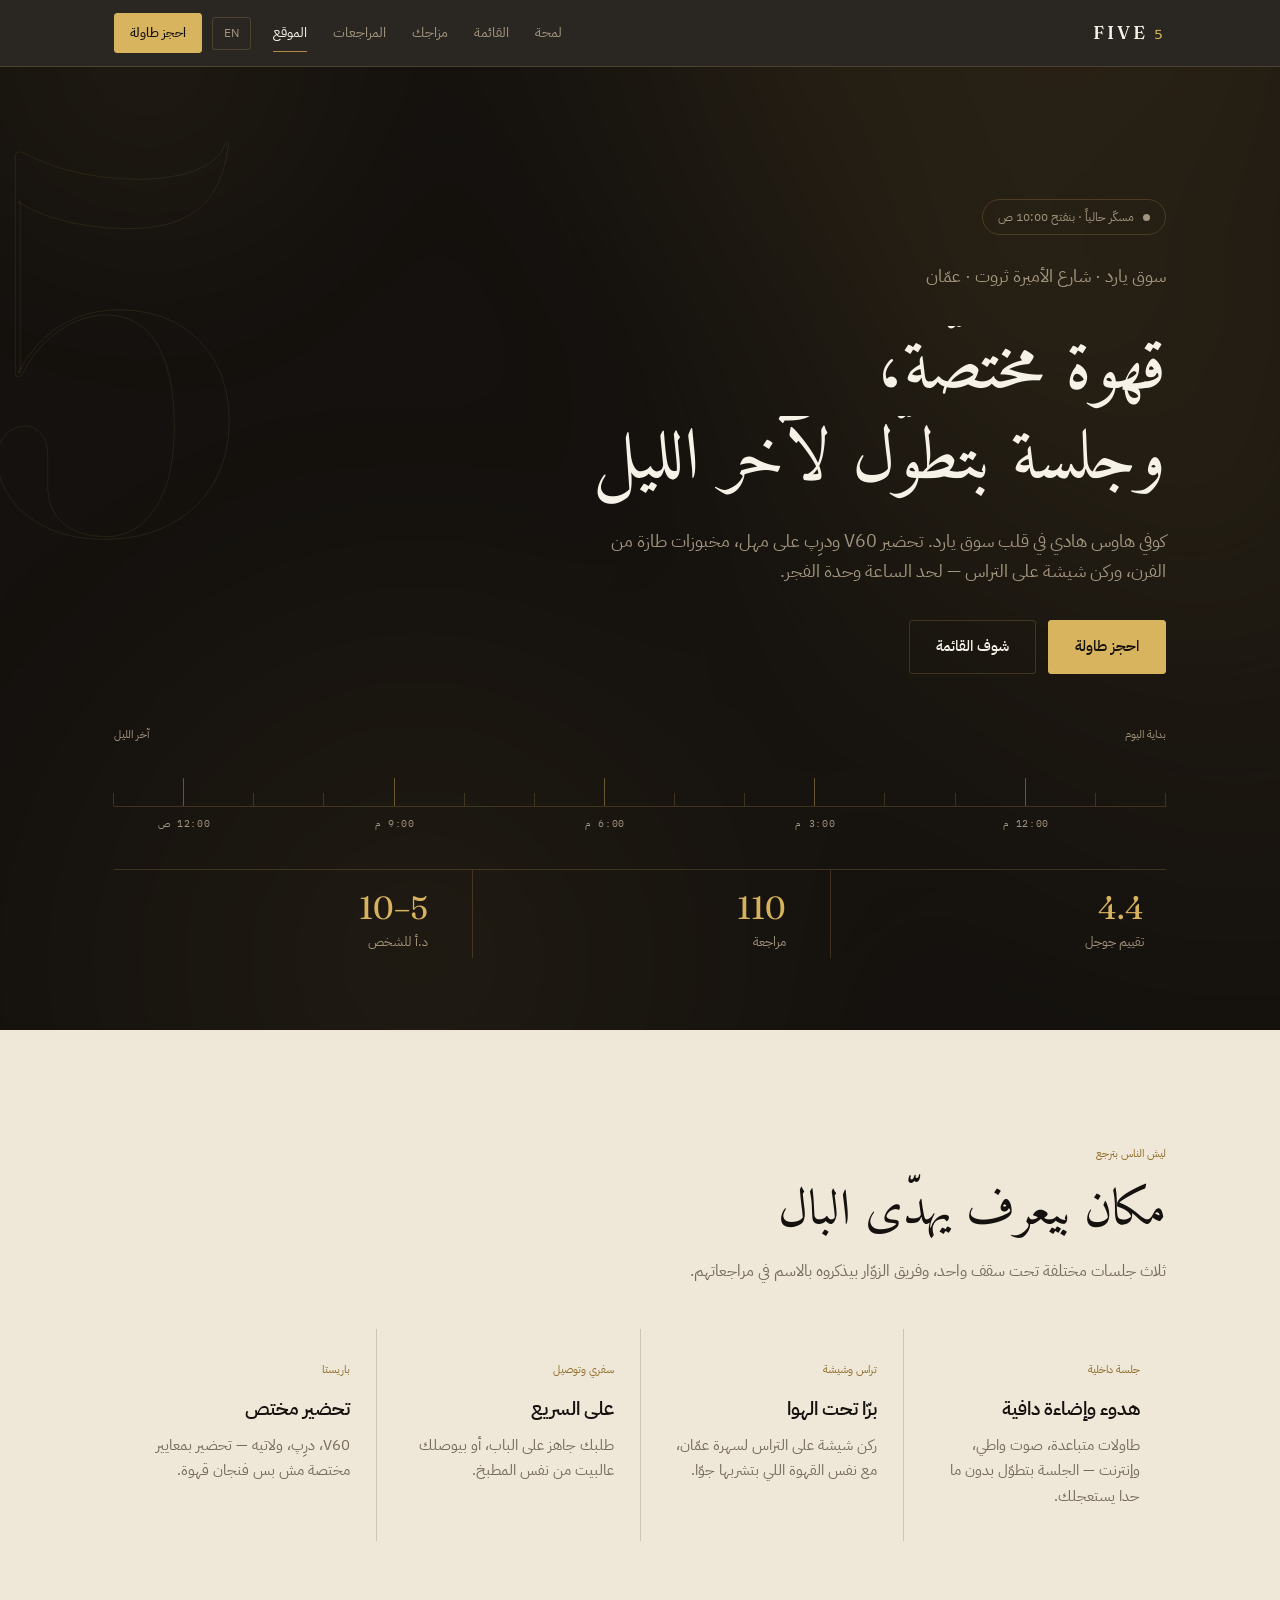
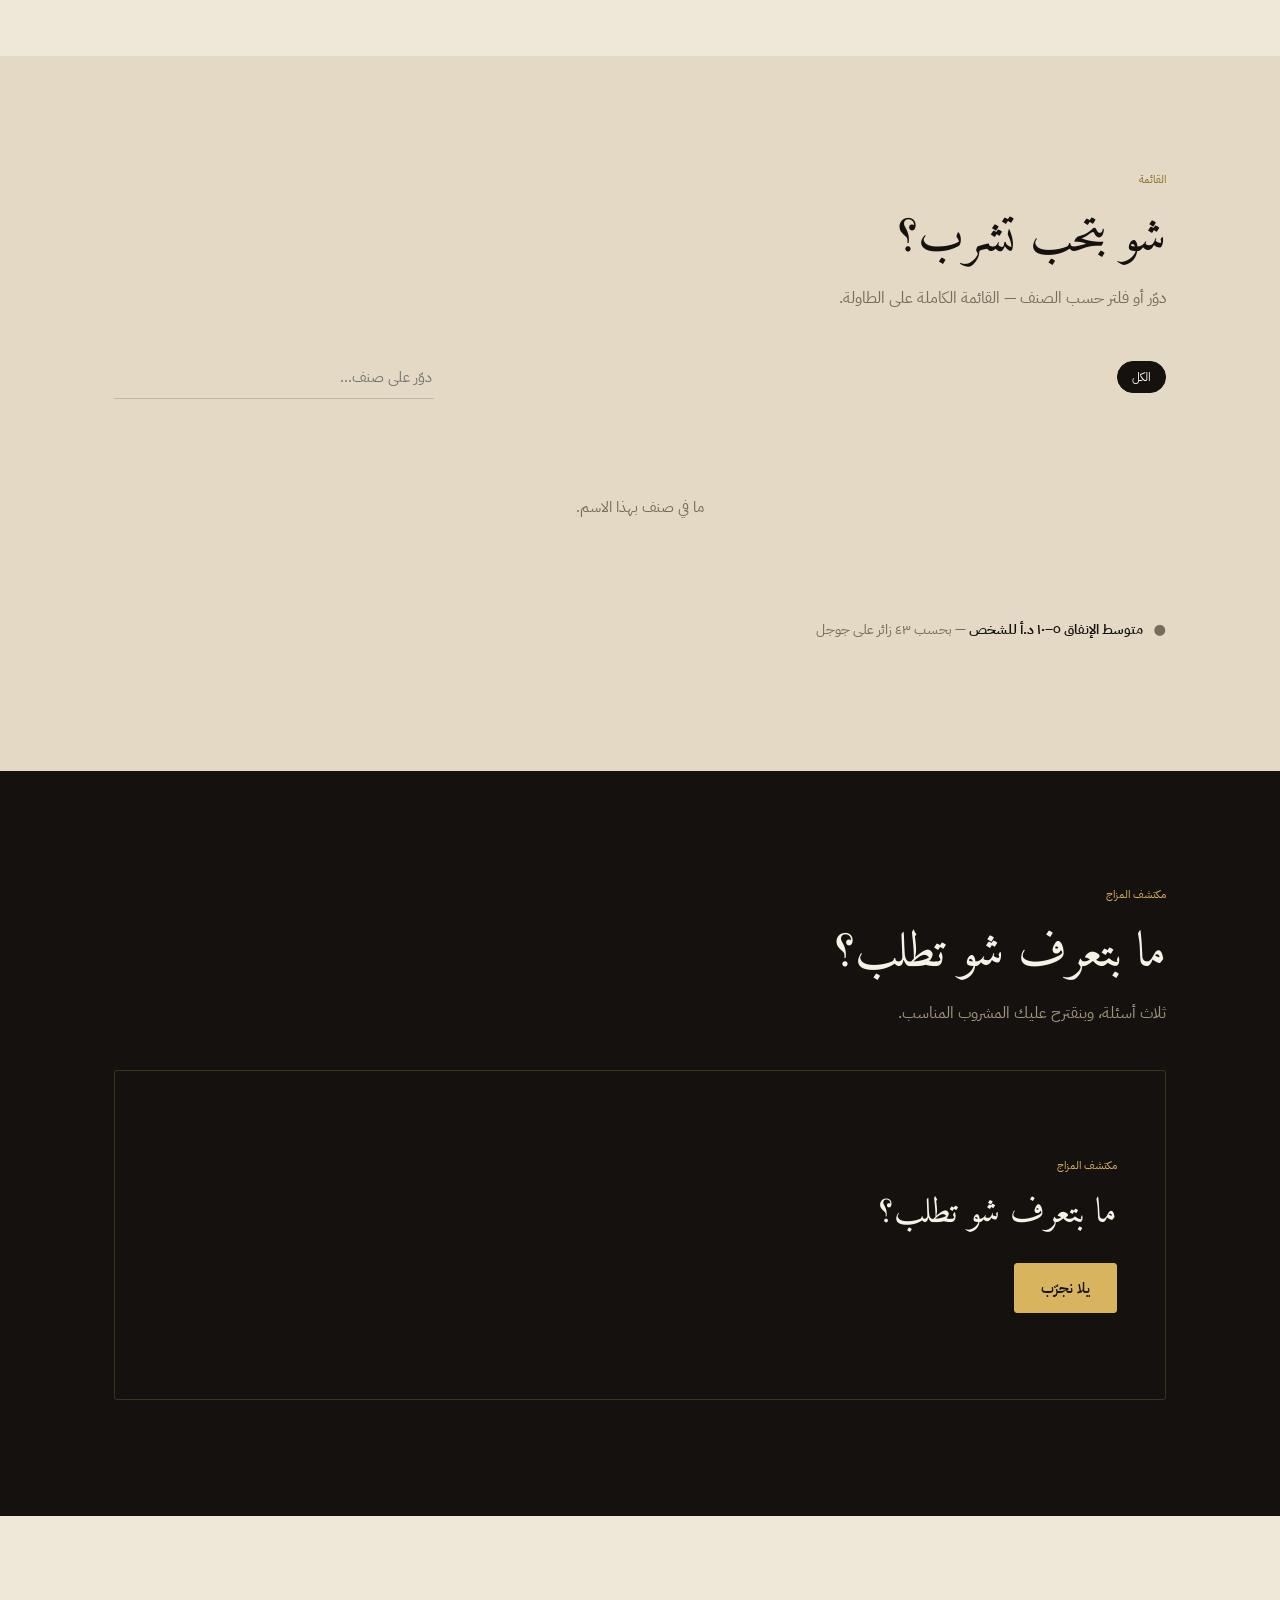
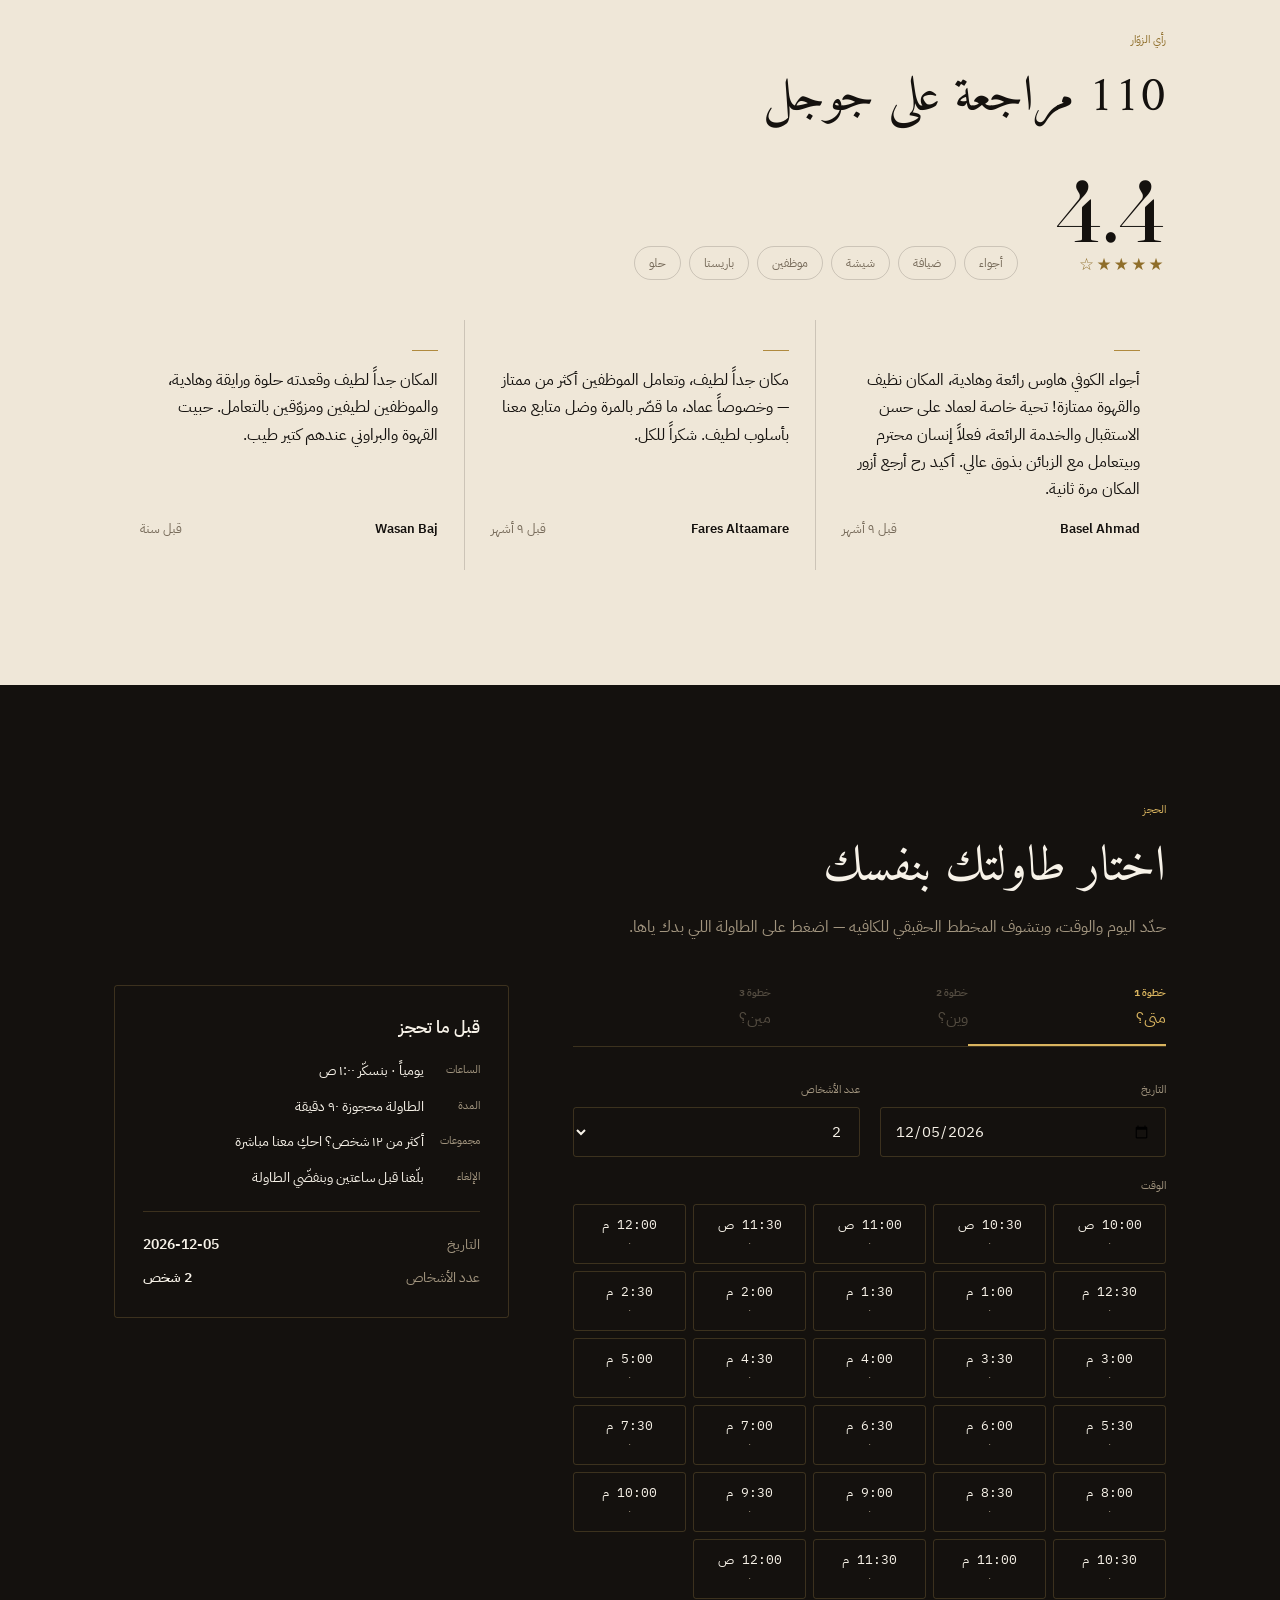
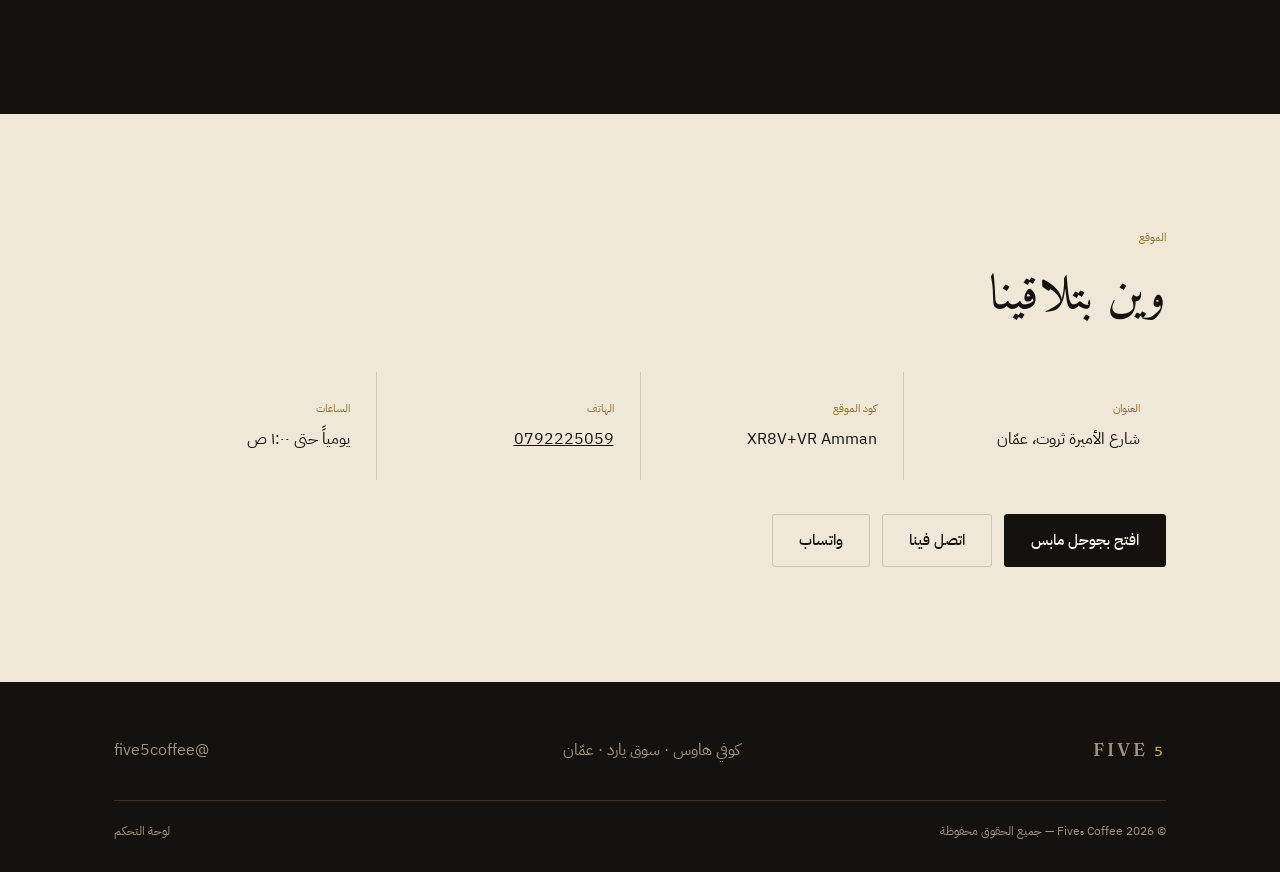
<file: index.html>
<!doctype html>
<html lang="ar" dir="rtl">
<head>
<meta charset="utf-8">
<meta name="viewport" content="width=device-width, initial-scale=1">
<title>Five₅ Coffee — Souq Yard</title>
<meta name="description" content="كوفي هاوس مختص في سوق يارد، شارع الأميرة ثروت، عمّان. احجز طاولتك واختارها من مخطط الكافيه.">
<meta name="theme-color" content="#14110E">
<link rel="stylesheet" href="assets/brand.css">
</head>
<body>

<div id="app"></div>

<script src="config.js"></script>
<script src="assets/i18n.js"></script>
<script src="assets/db.js"></script>
<script src="assets/site.js"></script>
</body>
</html>
</file>
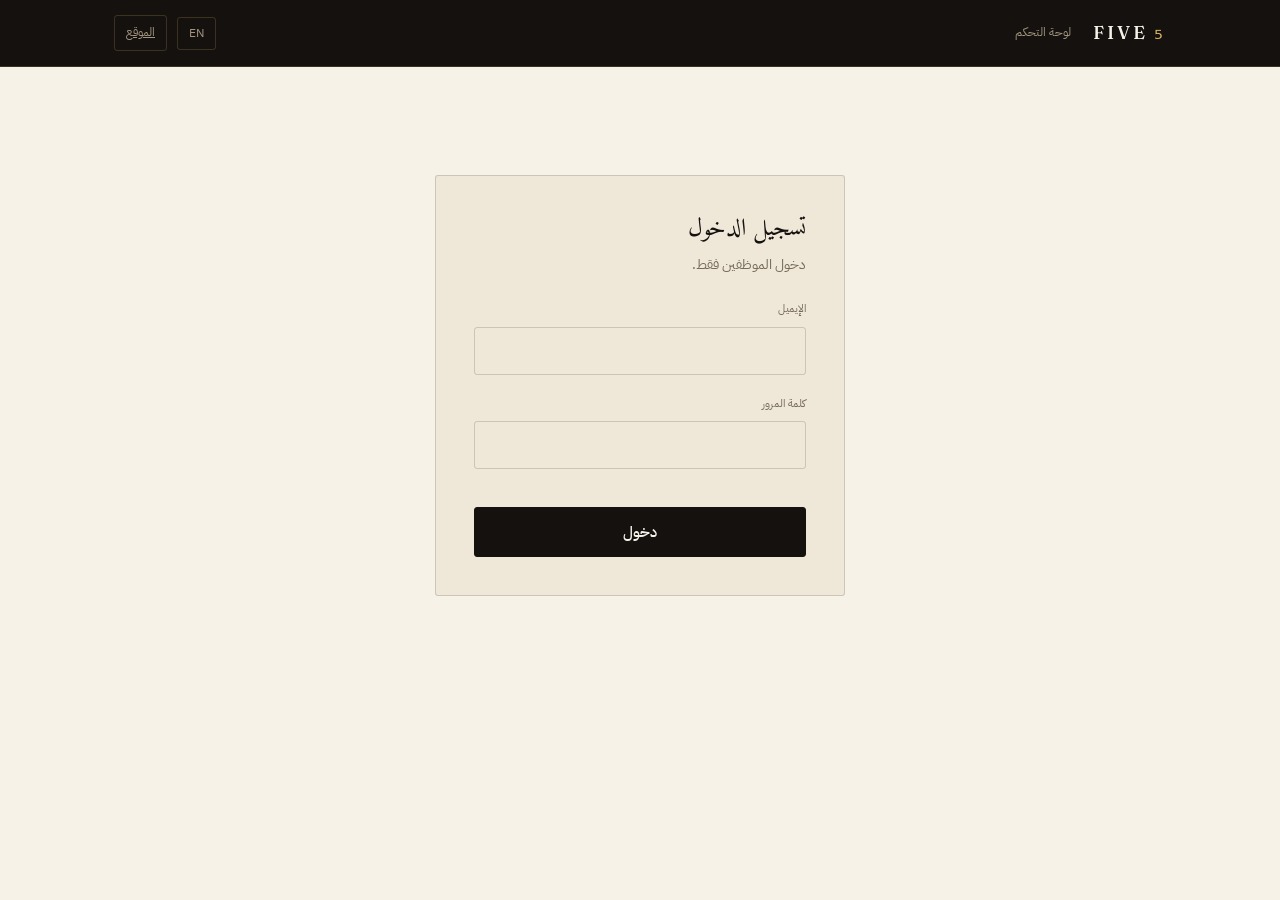
<file: admin.html>
<!doctype html>
<html lang="ar" dir="rtl">
<head>
<meta charset="utf-8">
<meta name="viewport" content="width=device-width, initial-scale=1">
<title>لوحة التحكم — Five₅ Coffee</title>
<meta name="robots" content="noindex, nofollow">
<meta name="theme-color" content="#14110E">
<link rel="stylesheet" href="assets/brand.css">
</head>
<body>

<div id="app" class="adm"></div>

<script src="config.js"></script>
<script src="assets/i18n.js"></script>
<script src="assets/db.js"></script>
<script src="assets/admin.js"></script>
</body>
</html>
</file>
<file: assets/brand.css>
/* =====================================================================
   FIVE₅ COFFEE — design system
   Cream · charcoal · antique gold. Shared by index.html and admin.html.
   Gold is used as hairlines and markers, never as a fill — that is what
   keeps it reading expensive instead of loud.
   ===================================================================== */
@import url('https://fonts.googleapis.com/css2?family=Amiri:wght@400;700&family=Fraunces:opsz,wght@9..144,300..600&family=IBM+Plex+Sans+Arabic:wght@300;400;500;600;700&family=IBM+Plex+Mono:wght@400;500&display=swap');

:root{
  --ink:#14110E; --ink-2:#1E1913; --ink-3:#2C2419;
  --cream:#EFE7D8; --cream-2:#E4D9C4; --cream-3:#F7F2E8;
  --gold:#B08A3E; --gold-lit:#D9B45F; --gold-deep:#8F6E2A;
  --muted:#776B5A; --muted-d:#A2957F;
  --hair-d:rgba(217,180,95,.20); --hair-l:rgba(20,17,14,.16);
  --ok:#0F7A4A; --pend:#1F5FA8; --canc:#B02418; --seat:#6B4FA8; --warn:#A85A2B;
  --f-body:"IBM Plex Sans Arabic","Segoe UI",system-ui,sans-serif;
  --f-mono:"IBM Plex Mono","IBM Plex Sans Arabic",ui-monospace,monospace;
  --f-lbl:"IBM Plex Mono","IBM Plex Sans Arabic",ui-monospace,monospace;
  --f-ar:"Amiri",Georgia,serif;
  --f-en:"Fraunces",Georgia,serif;
  --sp:clamp(64px,9vw,116px);
  --r:3px;
  --tr:.16em;
  --ease:cubic-bezier(.22,.68,0,1);
}
:root[lang="ar"]{--tr:0;--f-lbl:var(--f-body)}

*{box-sizing:border-box}
html{-webkit-text-size-adjust:100%;scroll-behavior:smooth}
body{margin:0;background:var(--cream);color:var(--ink);font-family:var(--f-body);line-height:1.7;overflow-x:hidden}
a{color:inherit}
img{max-width:100%}
:focus-visible{outline:2px solid var(--gold);outline-offset:3px}
::selection{background:var(--gold);color:#fff}

.display{font-family:var(--f-ar);font-weight:400;line-height:1.25;text-wrap:balance}
:root[lang="en"] .display{font-family:var(--f-en);letter-spacing:-.015em}
.wrap{max-width:1140px;margin-inline:auto;padding-inline:clamp(18px,5vw,44px)}
.band{padding-block:var(--sp);scroll-margin-top:66px}
.band--dark{background:var(--ink);color:var(--cream-3)}
.band--cream{background:var(--cream);color:var(--ink)}
.band--cream2{background:var(--cream-2);color:var(--ink)}
.eyebrow{font-family:var(--f-lbl);font-size:.68rem;letter-spacing:var(--tr);text-transform:uppercase;color:var(--gold-deep);margin:0 0 18px}
.band--dark .eyebrow{color:var(--gold-lit)}
.h2{font-size:clamp(1.9rem,4.4vw,3.1rem);margin:0 0 14px}
.lede{max-width:60ch;color:var(--muted);font-size:1.02rem;margin:0}
.band--dark .lede{color:var(--muted-d)}
.sec-head{margin-bottom:44px}
.sr{position:absolute;width:1px;height:1px;overflow:hidden;clip:rect(0 0 0 0);white-space:nowrap}

/* ---------- scroll reveal ---------- */
.rv{opacity:0;transform:translateY(22px);transition:opacity .7s var(--ease),transform .7s var(--ease)}
.rv.in{opacity:1;transform:none}
.rv-2{transition-delay:.08s}.rv-3{transition-delay:.16s}.rv-4{transition-delay:.24s}

/* ---------- header ---------- */
.hdr{position:sticky;top:0;z-index:60;background:rgba(20,17,14,.9);backdrop-filter:blur(14px);border-bottom:1px solid var(--hair-d);color:var(--cream-3)}
.hdr__in{display:flex;align-items:center;gap:22px;height:66px}
.mark{display:flex;align-items:baseline;gap:6px;direction:ltr;font-family:var(--f-en);font-size:1.16rem;letter-spacing:.16em;text-decoration:none;color:var(--cream-3);white-space:nowrap}
.mark b{font-weight:500}
.mark i{font-style:normal;color:var(--gold-lit);font-size:1.4rem;line-height:0}
.nav{display:flex;gap:26px;margin-inline-start:auto;font-size:.9rem}
.nav a{text-decoration:none;color:var(--muted-d);padding-block:6px;border-bottom:1px solid transparent;transition:color .2s,border-color .2s}
.nav a:hover,.nav a[aria-current="true"]{color:var(--cream-3);border-color:var(--gold)}
.hdr__act{display:flex;align-items:center;gap:10px;margin-inline-start:auto}
.nav+.hdr__act{margin-inline-start:0}
.lang{font-family:var(--f-lbl);font-size:.72rem;letter-spacing:var(--tr);background:none;border:1px solid var(--hair-d);color:var(--muted-d);padding:7px 11px;border-radius:var(--r);cursor:pointer;transition:.2s}
.lang:hover{color:var(--gold-lit);border-color:var(--gold)}
@media(max-width:900px){.nav{display:none}}

/* ---------- buttons ---------- */
.btn{position:relative;display:inline-flex;align-items:center;justify-content:center;gap:8px;font-family:var(--f-body);font-size:.92rem;font-weight:500;padding:13px 26px;border-radius:var(--r);border:1px solid transparent;cursor:pointer;text-decoration:none;white-space:nowrap;transition:background .2s,color .2s,border-color .2s,transform .18s var(--ease)}
.btn:active{transform:translateY(1px) scale(.99)}
.btn--gold{background:var(--gold-lit);color:#14110E;border-color:var(--gold-lit)}
.btn--gold:hover{background:#E6C87C;border-color:#E6C87C}
.btn--ink{background:var(--ink);color:var(--cream-3);border-color:var(--ink)}
.btn--ink:hover{background:var(--ink-3)}
.btn--wire{background:transparent;border-color:var(--hair-d);color:var(--cream-3)}
.btn--wire:hover{border-color:var(--gold);color:var(--gold-lit)}
.band--cream .btn--wire,.band--cream2 .btn--wire,.adm .btn--wire{border-color:var(--hair-l);color:var(--ink)}
.band--cream .btn--wire:hover,.band--cream2 .btn--wire:hover,.adm .btn--wire:hover{border-color:var(--gold-deep);color:var(--gold-deep)}
.btn--sm{padding:8px 15px;font-size:.82rem}
.btn[disabled]{opacity:.4;cursor:not-allowed;transform:none}
.btn-row{display:flex;flex-wrap:wrap;gap:12px}

/* ---------- hero ---------- */
.hero{position:relative;background:var(--ink);color:var(--cream-3);overflow:hidden;padding-block:clamp(70px,11vw,132px) clamp(46px,6vw,72px)}
.hero canvas{position:absolute;inset:-18%;width:136%;height:136%;filter:blur(46px);opacity:.4;pointer-events:none}
.hero__glyph{position:absolute;inset-inline-end:-2vw;top:6%;font-family:var(--f-en);font-size:clamp(280px,42vw,620px);line-height:.8;color:transparent;-webkit-text-stroke:1px rgba(217,180,95,.10);pointer-events:none;user-select:none;will-change:transform}
.hero__in{position:relative;z-index:2;max-width:800px}
.hero h1{font-size:clamp(2.4rem,6.6vw,4.5rem);margin:0 0 20px}
.hero h1 span{display:block;overflow:hidden}
.hero h1 span em{display:block;font-style:normal;transform:translateY(105%);animation:riseIn .95s var(--ease) forwards}
.hero h1 span:nth-child(2) em{animation-delay:.12s}
@keyframes riseIn{to{transform:none}}
.hero p{color:var(--muted-d);font-size:clamp(1rem,1.6vw,1.12rem);max-width:54ch;margin:0 0 34px}
.hero__cta{display:flex;flex-wrap:wrap;gap:12px;margin-bottom:52px}
.live{display:inline-flex;align-items:center;gap:9px;font-family:var(--f-lbl);font-size:.74rem;letter-spacing:var(--tr);text-transform:uppercase;border:1px solid var(--hair-d);border-radius:999px;padding:7px 15px;margin-bottom:26px;color:var(--gold-lit)}
.live__dot{width:7px;height:7px;border-radius:50%;background:var(--gold-lit);box-shadow:0 0 0 0 rgba(217,180,95,.55);animation:pulse 2.6s infinite}
.live--shut{color:var(--muted-d)}
.live--shut .live__dot{background:var(--muted-d);animation:none;box-shadow:none}
@keyframes pulse{70%{box-shadow:0 0 0 9px rgba(217,180,95,0)}100%{box-shadow:0 0 0 0 rgba(217,180,95,0)}}

.rail{position:relative;z-index:2;margin-top:10px}
.rail__track{position:relative;height:52px;border-bottom:1px solid var(--hair-d)}
.rail__tick{position:absolute;bottom:0;height:26%;width:1px;background:var(--hair-d)}
.rail__tick[data-major="1"]{height:56%;background:rgba(217,180,95,.42)}
.rail__lbl{position:absolute;top:calc(100% + 9px);transform:translateX(50%);font-family:var(--f-mono);font-size:.64rem;letter-spacing:.06em;color:var(--muted-d);white-space:nowrap}
:root[lang="en"] .rail__lbl{transform:translateX(-50%)}
.rail__now{position:absolute;top:-7px;bottom:-7px;width:2px;background:var(--gold-lit);box-shadow:0 0 18px 2px rgba(217,180,95,.5);transition:inset-inline-start 1s linear}
.rail__now::after{content:"";position:absolute;inset-inline-start:-4px;top:-4px;width:10px;height:10px;border-radius:50%;background:var(--gold-lit)}
.rail__cap{display:flex;justify-content:space-between;font-family:var(--f-lbl);font-size:.66rem;letter-spacing:var(--tr);text-transform:uppercase;color:var(--muted-d);margin-bottom:12px}
.rail__pad{height:28px}

.stats{display:flex;flex-wrap:wrap;border-top:1px solid var(--hair-d);margin-top:34px}
.stat{flex:1 1 150px;padding:22px 22px 4px 0;border-inline-end:1px solid var(--hair-d);margin-inline-end:22px}
.stat:last-child{border:0;margin:0}
.stat__n{font-family:var(--f-en);font-size:2rem;line-height:1;color:var(--gold-lit);font-variant-numeric:tabular-nums}
.stat__l{font-size:.82rem;color:var(--muted-d);margin-top:7px}

/* ---------- about grid ---------- */
.grid4{display:grid;grid-template-columns:repeat(auto-fit,minmax(232px,1fr));gap:1px;background:var(--hair-l)}
.cell{background:var(--cream);padding:32px 26px;transition:background .3s var(--ease)}
.cell:hover{background:var(--cream-3)}
.band--cream2 .cell{background:var(--cream-2)}
.band--cream2 .cell:hover{background:var(--cream)}
.cell__k{font-family:var(--f-lbl);font-size:.68rem;letter-spacing:var(--tr);color:var(--gold-deep);text-transform:uppercase}
.cell h3{font-size:1.16rem;margin:14px 0 8px;font-weight:600}
.cell p{margin:0;color:var(--muted);font-size:.93rem}

/* ---------- chips / filters ---------- */
.chips{display:flex;flex-wrap:wrap;gap:8px}
.chip{font-family:var(--f-lbl);font-size:.74rem;letter-spacing:var(--tr);border:1px solid var(--hair-l);border-radius:999px;padding:6px 14px;color:var(--muted);background:none;cursor:default}
.band--dark .chip{border-color:var(--hair-d);color:var(--muted-d)}
button.chip{cursor:pointer;transition:.2s var(--ease)}
button.chip:hover{border-color:var(--gold-deep);color:var(--gold-deep)}
button.chip[aria-pressed="true"]{background:var(--ink);border-color:var(--ink);color:var(--cream-3)}
/* on a dark band, ink-on-ink would vanish — the pressed state goes gold instead */
.band--dark button.chip:hover{border-color:var(--gold);color:var(--gold-lit)}
.band--dark button.chip[aria-pressed="true"]{background:var(--gold-lit);border-color:var(--gold-lit);color:#14110E}

/* ---------- menu ---------- */
.menu-bar{display:flex;flex-wrap:wrap;gap:14px;align-items:center;justify-content:space-between;margin-bottom:30px}
.menu-search{flex:1 1 220px;max-width:320px;position:relative}
.menu-search input{width:100%;font-family:var(--f-body);font-size:.92rem;background:transparent;color:inherit;border:0;border-bottom:1px solid var(--hair-l);padding:10px 2px;transition:border-color .2s}
.menu-search input:focus{outline:none;border-color:var(--gold-deep)}
.menu{display:grid;gap:0}
.item{display:flex;gap:20px;align-items:baseline;padding:22px 0;border-bottom:1px solid var(--hair-l);animation:fadeUp .45s var(--ease) both}
.item:first-child{border-top:1px solid var(--hair-l)}
@keyframes fadeUp{from{opacity:0;transform:translateY(10px)}to{opacity:1;transform:none}}
.item__n{font-family:var(--f-mono);font-size:.76rem;color:var(--gold-deep);min-width:30px;padding-top:5px}
.item__b{flex:1;min-width:0}
.item h3{font-size:1.18rem;margin:0 0 5px;font-weight:600;display:flex;align-items:center;gap:10px;flex-wrap:wrap}
.item p{margin:0;color:var(--muted);font-size:.92rem;max-width:56ch}
.item__t{font-family:var(--f-lbl);font-size:.68rem;letter-spacing:var(--tr);text-transform:uppercase;color:var(--muted);white-space:nowrap}
.item__price{font-family:var(--f-mono);font-size:.9rem;color:var(--ink);white-space:nowrap;font-variant-numeric:tabular-nums}
.tag-star{font-family:var(--f-lbl);font-size:.6rem;letter-spacing:var(--tr);text-transform:uppercase;color:var(--gold-deep);border:1px solid var(--gold);border-radius:999px;padding:2px 9px}
.note{margin-top:30px;font-size:.9rem;color:var(--muted);display:flex;gap:10px;align-items:flex-start}
.note b{color:var(--ink);font-weight:600}

/* ---------- mood finder ---------- */
.mood{border:1px solid var(--hair-d);border-radius:var(--r);padding:clamp(26px,4vw,48px);min-height:330px;display:flex;flex-direction:column;justify-content:center;position:relative;overflow:hidden}
.mood__step{font-family:var(--f-lbl);font-size:.66rem;letter-spacing:var(--tr);text-transform:uppercase;color:var(--gold-lit);margin-bottom:16px}
.mood__q{font-size:clamp(1.5rem,3.4vw,2.2rem);margin:0 0 28px}
.mood__opts{display:flex;flex-wrap:wrap;gap:10px}
.mood__opt{font-family:var(--f-body);font-size:.98rem;background:transparent;border:1px solid var(--hair-d);color:var(--cream-3);border-radius:var(--r);padding:15px 24px;cursor:pointer;transition:.22s var(--ease)}
.mood__opt:hover{border-color:var(--gold-lit);background:rgba(217,180,95,.08);transform:translateY(-2px)}
.mood__bar{display:flex;gap:5px;margin-top:34px}
.mood__bar i{height:2px;flex:1;background:var(--hair-d);transition:background .4s var(--ease)}
.mood__bar i.on{background:var(--gold-lit)}
.mood__res{animation:fadeUp .5s var(--ease) both}
.mood__name{font-size:clamp(1.9rem,5vw,3rem);margin:8px 0 10px;color:var(--gold-lit)}
.mood__why{color:var(--muted-d);font-size:.92rem;margin:0 0 26px}
.fade-swap{animation:fadeUp .4s var(--ease) both}

/* ---------- reviews ---------- */
.rev-top{display:flex;flex-wrap:wrap;gap:38px;align-items:flex-end;margin-bottom:40px}
.score{font-family:var(--f-en);font-size:clamp(3.4rem,9vw,5.4rem);line-height:.9;font-variant-numeric:tabular-nums}
.stars{color:var(--gold-deep);letter-spacing:.14em;font-size:1.05rem}
.band--dark .stars{color:var(--gold-lit)}
.revs{display:grid;grid-template-columns:repeat(auto-fit,minmax(280px,1fr));gap:1px;background:var(--hair-l)}
.rev{background:var(--cream);padding:30px 26px;display:flex;flex-direction:column;gap:14px;transition:background .3s var(--ease)}
.rev:hover{background:var(--cream-3)}
.rev q{quotes:none;font-size:.98rem;line-height:1.75}
.rev q::before{content:"";display:block;width:26px;height:1px;background:var(--gold);margin-bottom:16px}
.rev__w{margin-top:auto;font-size:.82rem;color:var(--muted);display:flex;justify-content:space-between;gap:12px;flex-wrap:wrap}
.rev__w b{font-weight:600;color:var(--ink)}

/* ---------- forms ---------- */
.form{display:grid;grid-template-columns:repeat(auto-fit,minmax(215px,1fr));gap:20px}
.f{display:flex;flex-direction:column;gap:8px;min-width:0}
.f--full{grid-column:1/-1}
.f label{font-family:var(--f-lbl);font-size:.68rem;letter-spacing:var(--tr);text-transform:uppercase;color:var(--muted-d)}
.band--cream .f label,.band--cream2 .f label,.adm .f label{color:var(--muted)}
.f input,.f select,.f textarea{font-family:var(--f-body);font-size:.95rem;background:transparent;color:inherit;border:1px solid var(--hair-d);border-radius:var(--r);padding:12px 14px;transition:border-color .2s;min-width:0}
.band--cream .f input,.band--cream .f select,.band--cream .f textarea,.adm .f input,.adm .f select,.adm .f textarea{border-color:var(--hair-l)}
.f input:focus,.f select:focus,.f textarea:focus{border-color:var(--gold);outline:none}
.f textarea{resize:vertical;min-height:84px}
.f option{background:var(--ink);color:var(--cream-3)}
.adm .f option,.band--cream .f option,.band--cream2 .f option{background:var(--cream-3);color:var(--ink)}
.f--check{flex-direction:row;align-items:center;gap:10px}
.f--check input{width:auto}
.err{color:#E9836F;font-size:.85rem}
.band--cream .err,.adm .err,.band--cream2 .err{color:var(--canc)}

/* ---------- booking stepper ---------- */
.steps{display:flex;gap:0;margin-bottom:34px;border-bottom:1px solid var(--hair-d)}
.stp{flex:1;padding:0 0 14px;text-align:start;background:none;border:0;border-bottom:2px solid transparent;color:var(--muted-d);font-family:var(--f-body);cursor:pointer;transition:.25s var(--ease)}
.stp b{display:block;font-family:var(--f-lbl);font-size:.62rem;letter-spacing:var(--tr);text-transform:uppercase;margin-bottom:5px}
.stp span{font-size:1.02rem}
.stp[aria-current="true"]{color:var(--gold-lit);border-bottom-color:var(--gold-lit)}
.stp[disabled]{opacity:.45;cursor:not-allowed}

.slots{display:grid;grid-template-columns:repeat(auto-fill,minmax(96px,1fr));gap:7px}
.slot{position:relative;font-family:var(--f-mono);font-size:.82rem;background:transparent;border:1px solid var(--hair-d);color:var(--cream-3);border-radius:var(--r);padding:10px 4px 12px;cursor:pointer;transition:.18s var(--ease)}
.slot:hover:not([disabled]){border-color:var(--gold);color:var(--gold-lit);transform:translateY(-2px)}
.slot[aria-pressed="true"]{background:var(--gold-lit);border-color:var(--gold-lit);color:#14110E}
.slot[disabled]{opacity:.28;cursor:not-allowed;text-decoration:line-through}
.slot__c{display:block;font-family:var(--f-lbl);font-size:.6rem;letter-spacing:var(--tr);color:var(--muted-d);margin-top:3px}
.slot[aria-pressed="true"] .slot__c{color:rgba(20,17,14,.62)}

/* ---------- the floor plan ---------- */
.floor-tabs{display:flex;flex-wrap:wrap;gap:8px;margin-bottom:18px}
.floor-wrap{position:relative;border:1px solid var(--hair-d);border-radius:var(--r);background:
   repeating-linear-gradient(0deg,rgba(217,180,95,.045) 0 1px,transparent 1px 34px),
   repeating-linear-gradient(90deg,rgba(217,180,95,.045) 0 1px,transparent 1px 34px);
  width:100%;max-width:100%;height:clamp(280px,44vw,430px);overflow:hidden;touch-action:manipulation;direction:ltr}
.adm .floor-wrap{background:
   repeating-linear-gradient(0deg,rgba(20,17,14,.05) 0 1px,transparent 1px 34px),
   repeating-linear-gradient(90deg,rgba(20,17,14,.05) 0 1px,transparent 1px 34px);
  border-color:var(--hair-l)}
.floor-note{position:absolute;inset-inline-start:14px;top:12px;font-family:var(--f-lbl);font-size:.62rem;letter-spacing:var(--tr);text-transform:uppercase;color:var(--muted-d);pointer-events:none}
.tb{position:absolute;transform:translate(-50%,-50%);will-change:transform;display:flex;flex-direction:column;align-items:center;justify-content:center;gap:1px;
  width:clamp(46px,7.4vw,62px);aspect-ratio:1;border:1px solid var(--hair-d);background:rgba(247,242,232,.05);
  color:var(--cream-3);font-family:var(--f-mono);font-size:.72rem;line-height:1.15;cursor:pointer;padding:0;
  transition:transform .22s var(--ease),border-color .2s,background .2s,box-shadow .2s}
.adm .tb{color:var(--ink);background:rgba(20,17,14,.04);border-color:var(--hair-l)}
.tb small{font-family:var(--f-lbl);font-size:.55rem;letter-spacing:var(--tr);opacity:.75}
.tb--round{border-radius:50%}
.tb--square{border-radius:4px}
.tb--booth{border-radius:4px;width:clamp(62px,10vw,86px);aspect-ratio:1.6}
.tb--free:hover{border-color:var(--gold-lit);background:rgba(217,180,95,.12);transform:translate(-50%,-50%) scale(1.08);z-index:3}
.tb--taken{opacity:.34;cursor:not-allowed;border-style:dashed}
.tb--small{opacity:.42;cursor:not-allowed}
.tb--picked{border-color:var(--gold-lit);background:var(--gold-lit);color:#14110E;box-shadow:0 0 0 4px rgba(217,180,95,.18);z-index:4}
.tb--picked small{opacity:.7}
.tb--drag{cursor:grab;border-style:solid}
.tb--drag:active{cursor:grabbing}
.tb--sel{border-color:var(--gold-deep);box-shadow:0 0 0 3px rgba(176,138,62,.25);z-index:5}
.floor-key{display:flex;flex-wrap:wrap;gap:16px;margin-top:16px;font-size:.8rem;color:var(--muted-d)}
.adm .floor-key{color:var(--muted)}
.floor-key span{display:inline-flex;align-items:center;gap:7px}
.floor-key i{width:12px;height:12px;border-radius:3px;border:1px solid var(--hair-d);display:inline-block}
.adm .floor-key i{border-color:var(--hair-l)}
.k-free{background:rgba(247,242,232,.14)}
.k-taken{opacity:.34;border-style:dashed}
.k-pick{background:var(--gold-lit);border-color:var(--gold-lit)}

.book{display:grid;grid-template-columns:1.2fr .8fr;gap:clamp(28px,5vw,64px);align-items:start}
.book>*{min-width:0}
@media(max-width:940px){.book{grid-template-columns:1fr}}
.aside{border:1px solid var(--hair-d);border-radius:var(--r);padding:28px;position:sticky;top:92px}
.adm .aside,.band--cream .aside{border-color:var(--hair-l)}
.aside h3{margin:0 0 16px;font-size:1.05rem;font-weight:600}
.aside dl{margin:0;display:grid;grid-template-columns:auto 1fr;gap:11px 16px;font-size:.9rem}
.aside dt{color:var(--muted-d);font-family:var(--f-lbl);font-size:.68rem;letter-spacing:var(--tr);text-transform:uppercase;padding-top:3px}
.aside dd{margin:0}
.summary{margin-top:22px;padding-top:20px;border-top:1px solid var(--hair-d);display:grid;gap:8px;font-size:.9rem}
.summary div{display:flex;justify-content:space-between;gap:12px}
.summary span:first-child{color:var(--muted-d)}
.summary b{font-weight:600}

.done{border:1px solid var(--gold);border-radius:var(--r);padding:clamp(28px,5vw,44px);text-align:center;background:rgba(217,180,95,.06);animation:fadeUp .55s var(--ease) both}
.done__code{font-family:var(--f-mono);font-size:1.8rem;letter-spacing:.22em;color:var(--gold-lit);margin:14px 0 4px}
.done__tbl{font-family:var(--f-lbl);font-size:.7rem;letter-spacing:var(--tr);text-transform:uppercase;color:var(--muted-d)}
.done p{color:var(--muted-d);margin:14px auto 22px;max-width:46ch}

/* ---------- location + footer ---------- */
.loc{display:grid;grid-template-columns:repeat(auto-fit,minmax(240px,1fr));gap:1px;background:var(--hair-l);margin-bottom:34px}
.loc__c{background:var(--cream);padding:28px 26px}
.loc__c dt{font-family:var(--f-lbl);font-size:.66rem;letter-spacing:var(--tr);text-transform:uppercase;color:var(--gold-deep);margin-bottom:9px}
.loc__c dd{margin:0;font-size:1rem;line-height:1.6}
.ftr{background:var(--ink);color:var(--muted-d);padding-block:52px 30px}
.ftr__in{display:flex;flex-wrap:wrap;gap:26px;align-items:center;justify-content:space-between}
.ftr a{color:var(--muted-d);text-decoration:none}
.ftr a:hover{color:var(--gold-lit)}
.ftr__b{margin-top:34px;padding-top:20px;border-top:1px solid var(--hair-d);display:flex;flex-wrap:wrap;gap:14px;justify-content:space-between;font-size:.76rem;font-family:var(--f-lbl);letter-spacing:var(--tr)}

/* ---------- toast + demo badge ---------- */
.toast{position:fixed;inset-block-end:24px;inset-inline-start:24px;z-index:200;background:var(--ink-2);color:var(--cream-3);border:1px solid var(--gold);border-radius:var(--r);padding:14px 20px;font-size:.9rem;max-width:min(90vw,380px);box-shadow:0 18px 44px rgba(0,0,0,.4);animation:fadeUp .3s var(--ease) both}
.toast--bad{border-color:#E9836F}
.demo-badge{position:fixed;inset-block-end:0;inset-inline-end:0;z-index:150;background:var(--gold-lit);color:#14110E;font-family:var(--f-lbl);font-size:.66rem;letter-spacing:var(--tr);text-transform:uppercase;padding:6px 14px;border-start-start-radius:var(--r)}

/* =====================================================================
   ADMIN
   ===================================================================== */
.adm{min-height:100vh;background:var(--cream-3);color:var(--ink)}
.adm__bar{position:sticky;top:0;z-index:40;background:var(--ink);color:var(--cream-3);border-bottom:1px solid var(--hair-d)}
.adm__t{font-family:var(--f-lbl);font-size:.72rem;letter-spacing:var(--tr);text-transform:uppercase;color:var(--muted-d)}
.adm__tabs{display:flex;gap:2px;overflow-x:auto;background:var(--ink-2);border-bottom:1px solid var(--hair-d);scrollbar-width:none}
.adm__tabs::-webkit-scrollbar{display:none}
.adm__tabs button{flex:0 0 auto;background:none;border:0;border-bottom:2px solid transparent;color:var(--muted-d);font-family:var(--f-body);font-size:.88rem;padding:14px 20px;cursor:pointer;white-space:nowrap;transition:.2s}
.adm__tabs button:hover{color:var(--cream-3)}
.adm__tabs button[aria-current="true"]{color:var(--gold-lit);border-bottom-color:var(--gold-lit)}
.gate{max-width:410px;margin:12vh auto;padding:38px;border:1px solid var(--hair-l);border-radius:var(--r);background:var(--cream)}
.gate h1{font-size:1.5rem;margin:0 0 8px}
.gate p{color:var(--muted);font-size:.9rem;margin:0 0 24px}
.tiles{display:grid;grid-template-columns:repeat(auto-fit,minmax(178px,1fr));gap:1px;background:var(--hair-l);border:1px solid var(--hair-l);margin-bottom:30px}
.tile{background:var(--cream);padding:22px 20px}
.tile__l{font-family:var(--f-lbl);font-size:.66rem;letter-spacing:var(--tr);text-transform:uppercase;color:var(--muted)}
.tile__n{font-family:var(--f-en);font-size:2.4rem;line-height:1.1;margin-top:8px;font-variant-numeric:tabular-nums}
.tile__s{font-size:.8rem;color:var(--muted)}
.panes{display:grid;grid-template-columns:1.5fr 1fr;gap:26px;margin-bottom:30px}
.panes>*{min-width:0}
@media(max-width:940px){.panes{grid-template-columns:1fr}}
.pane{border:1px solid var(--hair-l);border-radius:var(--r);background:var(--cream);padding:24px;margin-bottom:26px}
.pane:last-child{margin-bottom:0}
.pane h3{margin:0 0 3px;font-size:1rem;font-weight:600}
.pane__s{font-size:.8rem;color:var(--muted);margin:0 0 20px}
.meter{margin-bottom:18px}
.meter__h{display:flex;justify-content:space-between;align-items:baseline;gap:10px;font-size:.9rem;margin-bottom:7px}
.meter__v{font-family:var(--f-mono);font-size:.78rem;color:var(--muted);font-variant-numeric:tabular-nums;direction:ltr}
.meter__t{height:9px;background:var(--cream-2);border-radius:2px;overflow:hidden}
.meter__f{height:100%;background:var(--gold-deep);border-radius:2px;transition:width .5s var(--ease)}
.bars{display:flex;align-items:flex-end;gap:6px;height:170px}
.bar{flex:1;display:flex;flex-direction:column;justify-content:flex-end;align-items:center;gap:6px;height:100%;position:relative}
.bar__v{font-family:var(--f-mono);font-size:.72rem;color:var(--muted);font-variant-numeric:tabular-nums}
.bar__r{width:100%;max-width:42px;background:var(--gold-deep);border-radius:4px 4px 0 0;transition:background .15s,height .5s var(--ease)}
.bar:hover .bar__r{background:var(--ink)}
.bar__x{font-family:var(--f-lbl);font-size:.66rem;letter-spacing:var(--tr);color:var(--muted);white-space:nowrap}
.bar__tip{position:absolute;bottom:100%;margin-bottom:8px;background:var(--ink);color:var(--cream-3);font-size:.76rem;padding:7px 11px;border-radius:var(--r);white-space:nowrap;opacity:0;pointer-events:none;transition:opacity .15s;z-index:5}
.bar:hover .bar__tip,.bar:focus-within .bar__tip{opacity:1}
.tools{display:flex;flex-wrap:wrap;gap:9px;align-items:center;margin-bottom:16px}
.tools input,.tools select{font-family:var(--f-body);font-size:.86rem;background:var(--cream);border:1px solid var(--hair-l);border-radius:var(--r);padding:9px 12px;color:inherit}
.tools input:focus,.tools select:focus{border-color:var(--gold);outline:none}
.tools .grow{flex:1 1 210px;min-width:190px}
.tbl-w{overflow-x:auto;border:1px solid var(--hair-l);border-radius:var(--r);background:var(--cream)}
table{width:100%;border-collapse:collapse;font-size:.88rem}
th{text-align:start;font-family:var(--f-lbl);font-size:.64rem;letter-spacing:var(--tr);text-transform:uppercase;color:var(--muted);font-weight:400;padding:14px;border-bottom:1px solid var(--hair-l);white-space:nowrap}
td{padding:13px 14px;border-bottom:1px solid var(--hair-l);vertical-align:middle}
tbody tr:last-child td{border-bottom:0}
tbody tr{transition:background .15s}
tbody tr:hover{background:var(--cream-3)}
tr.is-new{animation:flashIn 1.6s var(--ease)}
@keyframes flashIn{0%{background:rgba(217,180,95,.4)}100%{background:transparent}}
.mono{font-family:var(--f-mono);font-variant-numeric:tabular-nums;white-space:nowrap}
.pill{display:inline-flex;align-items:center;gap:6px;font-size:.76rem;font-weight:500;padding:4px 11px;border-radius:999px;white-space:nowrap}
.pill::before{content:"";width:6px;height:6px;border-radius:50%;background:currentColor}
.pill--confirmed{color:var(--ok);background:rgba(15,122,74,.11)}
.pill--pending{color:var(--pend);background:rgba(31,95,168,.11)}
.pill--cancelled{color:var(--canc);background:rgba(176,36,24,.11)}
.pill--seated{color:var(--seat);background:rgba(107,79,168,.11)}
.pill--no_show{color:var(--warn);background:rgba(168,90,43,.11)}
.rowact{display:flex;gap:6px;flex-wrap:wrap}
.ico{background:none;border:1px solid var(--hair-l);border-radius:var(--r);padding:5px 9px;font-size:.76rem;cursor:pointer;color:var(--muted);text-decoration:none;transition:.15s;white-space:nowrap}
.ico:hover{border-color:var(--gold-deep);color:var(--gold-deep)}
.ico--danger:hover{border-color:var(--canc);color:var(--canc)}
.ico[aria-pressed="true"]{border-color:var(--gold-deep);color:var(--gold-deep);background:rgba(176,138,62,.08)}
.empty{padding:52px 20px;text-align:center;color:var(--muted);font-size:.92rem}
.editrow{display:grid;grid-template-columns:repeat(auto-fit,minmax(150px,1fr));gap:12px;align-items:end;padding:16px 0;border-bottom:1px solid var(--hair-l)}
.editrow:last-of-type{border-bottom:0}
.list-item{display:flex;gap:14px;align-items:center;padding:13px 0;border-bottom:1px solid var(--hair-l)}
.list-item:last-child{border-bottom:0}
.list-item b{font-weight:600}
.list-item .grow{flex:1;min-width:0}
.list-item small{display:block;color:var(--muted);font-size:.8rem}
.dim{opacity:.5}
.modal{position:fixed;inset:0;z-index:300;background:rgba(20,17,14,.72);display:flex;align-items:center;justify-content:center;padding:20px}
.modal__c{background:var(--cream-3);color:var(--ink);border-radius:var(--r);padding:28px;max-width:660px;width:100%;max-height:86vh;overflow:auto;animation:fadeUp .3s var(--ease) both}
.copybox{width:100%;min-height:200px;font-family:var(--f-mono);font-size:.76rem;border:1px solid var(--hair-l);border-radius:var(--r);padding:12px;background:var(--cream);color:var(--ink)}
.banner{border:1px solid var(--gold);background:rgba(176,138,62,.09);border-radius:var(--r);padding:12px 16px;font-size:.86rem;margin-bottom:22px}

@media (prefers-reduced-motion:reduce){
  html{scroll-behavior:auto}
  *{animation-duration:.001ms!important;animation-iteration-count:1!important;transition-duration:.001ms!important}
  .rv{opacity:1;transform:none}
  .hero h1 span em{transform:none}
}
</file>
